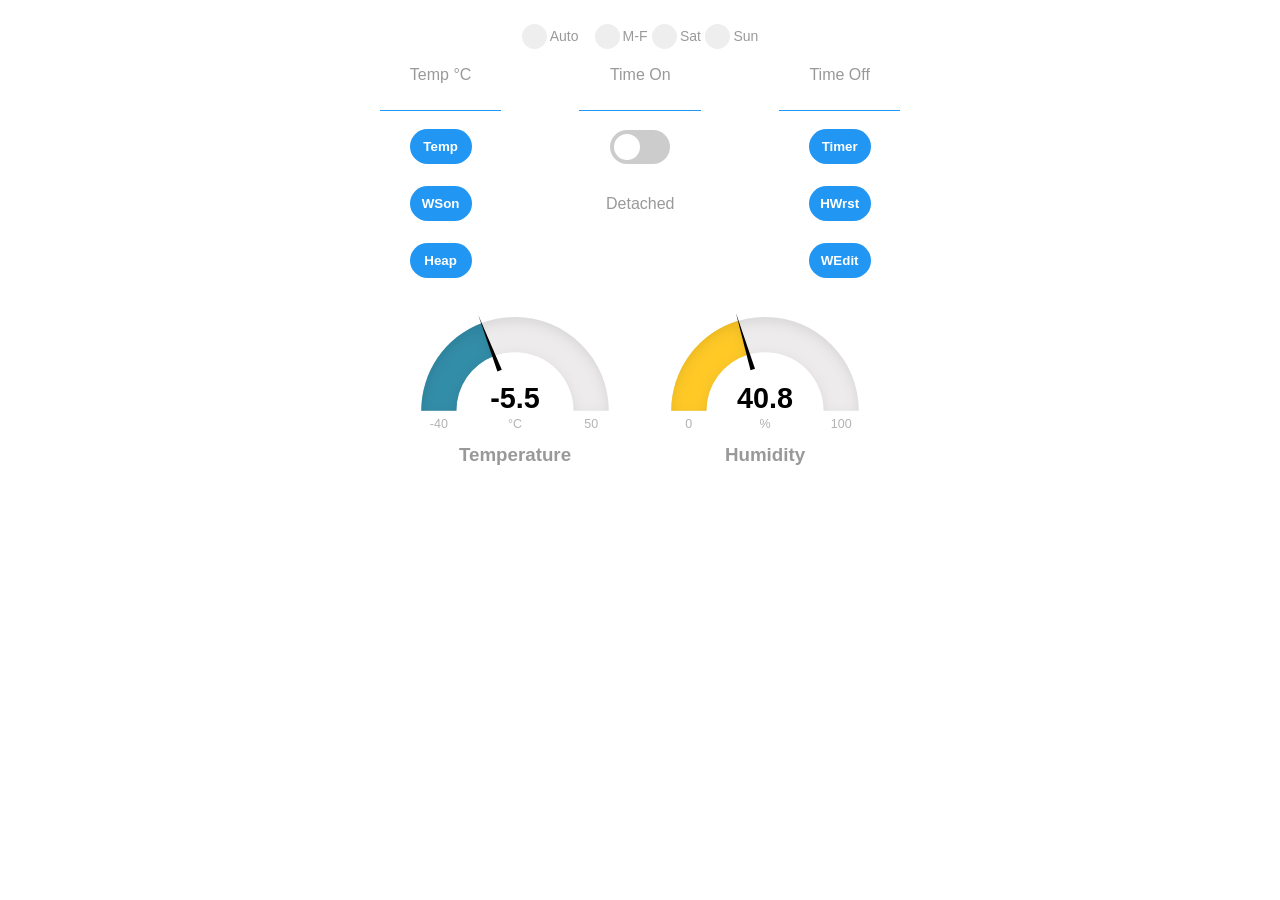
<file: lib/ESPAsyncWebServer-yuboxfixes-0xFEEDC0DE64-cleanup/examples/SmartSwitch/data_src/index.htm>
<!DOCTYPE html>
<html>

<head>
    <meta http-equiv="Content-type" content="text/html; charset=utf-8">
    <title>Smart Switch</title>
    <meta name="viewport" content="width=device-width">
    <link rel="apple-touch-icon" href="/favicon.ico" type="image/x-icon" />
    <link rel="shortcut icon" href="/favicon.ico" type="image/x-icon" />
    <link rel="icon" href="/favicon.ico" type="image/x-icon" />
    <link rel="stylesheet" href="app.css" type="text/css" />
    <style>
        body {
            font-family: arial;
            color: #999
        }
        
        table {
            margin: auto;
            max-width: 600px;
        }
        
        td {
            padding: 1%;
            padding-inline: 2%
        }
        
        input[type=text] {
            width: 70%;
            text-align: center;
            padding: 0px;
            box-sizing: border-box;
            border: none;
            border-bottom: 1px solid #2196f3;
            font-size: 22px;
            color: #2196f3;
            font-family: arial;
        }
        
        input[type=button] {
            background-color: #2196f3;
            border: none;
            color: #fff;
            padding: 10px 10px;
            width: 62px;
            text-decoration: none;
            margin: 4px 2px;
            cursor: pointer;
            border-radius: 34px;
            font-family: arial;
            font-weight: 700;
            -webkit-appearance: none;
            -moz-appearance: none;
            appearance: none;
        }
        
        .switch {
            position: relative;
            display: inline-block;
            width: 60px;
            height: 34px
        }
        
        .switch input {
            opacity: 0;
            width: 0;
            height: 0
        }
        
        .slider {
            position: absolute;
            cursor: pointer;
            top: 0;
            left: 0;
            right: 0;
            bottom: 0;
            background-color: #ccc;
            -webkit-transition: .4s;
            transition: .4s
        }
        
        .slider:before {
            position: absolute;
            content: "";
            height: 26px;
            width: 26px;
            left: 4px;
            bottom: 4px;
            background-color: #fff;
            -webkit-transition: .4s;
            transition: .4s
        }
        
        input:checked+.slider {
            background-color: #2196f3
        }
        
        input:focus+.slider {
            box-shadow: 0 0 1px #2196f3
        }
        
        input:checked+.slider:before {
            -webkit-transform: translateX(26px);
            -ms-transform: translateX(26px);
            transform: translateX(26px)
        }
        
        .slider.round {
            border-radius: 34px
        }
        
        .slider.round:before {
            border-radius: 50%
        }
        
        .clk {
            font-size: 54px;
            color: #444;
        }
        
        .clear:after,
        .clear:before {
            content: "";
            display: table
        }
        
        .clear:after {
            clear: both
        }
        
        .wrapper {
            position: relative;
            top: 0px;
            right: 0;
            bottom: 0px;
            left: 0;
            margin: auto;
            max-width: 500px;
            border: 0px solid #ccc
        }
        
        .gauge {
            display: block;
            float: left
        }
        
        #g1 {
            width: 50%
        }
        
        #g2 {
            width: 50%
        }
        
        .son {
            color: green;
            font-weight: bold
        }
        
        .soff {
            color: red;
            font-weight: bold
        }
        
        .blinking {
            animation: blinkingText 1.2s infinite;
            -webkit-animation: blinkingText 1.2s infinite;
        }
        
        @keyframes blinkingText {
            0% {
                color: #ec0b0b;
            }
            49% {
                color: #ea7272;
            }
            60% {
                color: transparent;
            }
            99% {
                color: transparent;
            }
            100% {
                color: #ff0404;
            }
        }
        
        .container {
            display: inline-block;
            position: relative;
            padding-left: 28px;
            padding-top: 4px;
            margin-top: 8px;
            margin-bottom: 8px;
            cursor: pointer;
            font-size: 14px;
            -webkit-user-select: none;
            -moz-user-select: none;
            -ms-user-select: none;
            user-select: none
        }
        
        .container input {
            position: absolute;
            opacity: 0;
            cursor: pointer
        }
        
        .checkmark {
            position: absolute;
            top: 0;
            left: 0;
            height: 25px;
            width: 25px;
            background-color: #eee;
            border-radius: 50%
        }
        
        .container:hover input ~ .checkmark {
            background-color: #ccc
        }
        
        .container input:checked ~ .checkmark {
            background-color: #2196F3
        }
        
        .checkmark:after {
            content: "";
            position: absolute;
            display: none
        }
        
        .container input:checked ~ .checkmark:after {
            display: block
        }
        
        .container .checkmark:after {
            top: 6px;
            left: 6px;
            width: 13px;
            height: 13px;
            border-radius: 50%;
            background: white
        }
		
    </style>
</head>

<body>

    <table align="center">
        <tr align="center">
            <td colspan=3>
                <form name="sched">
                    <label class="container" id="LZ0">Auto&nbsp;&nbsp;&nbsp;
                        <input type="radio" name="radio" onclick="handleClick(this);" value="Z0"><span class="checkmark"></span></label>
                    <label class="container" id="LZ1">M-F
                        <input type="radio" name="radio" onclick="handleClick(this);" value="Z1"><span class="checkmark"></span></label>
                    <label class="container" id="LZ2">Sat
                        <input type="radio" name="radio" onclick="handleClick(this);" value="Z2"><span class="checkmark"></span></label>
                    <label class="container" id="LZ3">Sun
                        <input type="radio" name="radio" onclick="handleClick(this);" value="Z3"><span class="checkmark"></span></label>
                </form>
            </td>
        </tr>
        <tr align="center">
            <td onclick="ent1Click();">
                <label for="input-temperature">Temp °C</label>
                <input type="text" readonly="readonly" id="input-temperature" />
            </td>
            <td onclick="ent2Click();">
                <label for="input-popup-start">Time On</label>
                <input type="text" readonly="readonly" id="input-popup-start" />
            </td>
            <td onclick="ent2Click();">
                <label for="input-popup-stop">Time Off</label>
                <input type="text" readonly="readonly" id="input-popup-stop" />
            </td>
        </tr>
        <tr align="center">
            <td>
                <input type="button" id="W" value="Temp" onclick="button2Click(this);" />
            </td>
            <td>
                <label class="switch">
                    <input id="cbStyle" type="checkbox" onclick="checkboxClick(this);"><span class="slider round"></span></label>
            </td>
            <td>
                <input type="button" id="T" value="Timer" onclick="buttonClick(this);" />
            </td>
        </tr>
        <tr align="center">
            <td>
                <div id="reconnect">
                    <input type="button" id="N" value="WSoff" onclick="statusWs();" />
                </div>
            </td>
            <td><span id="sid"></span></td>
            <td>
                <div id="hw-reset">
                    <input type="button" id="R" value="HWrst" onclick="loadDoc('hw-reset', 1);" />
                </div>
            </td>
        </tr>
        <tr align="center">
            <td>
                <div id="hbut">
                    <input type="button" id="H" value="Heap" onclick="loadDoc('free-ram', 0);" />
                </div>
            </td>
            <td>
                <div id="free-ram"></div>
            </td>
            <td>
                <div id="ebut">
                    <input type="button" id="E" value="WEdit" onclick="buttonEClick();" />
                </div>
            </td>
        </tr>
    </table>

    <div class="wrapper clear">
        <div id="g1" class="gauge"></div>
        <div id="g2" class="gauge"></div>
        <center>
            <label id="C" class="clk"></label>
        </center>
    </div>

    <script src="app.min.js"></script>

    <script type="text/javascript">
        const MYCORS = '192.168.0.12';
        var g1, g2;
        var Analog0 = new Array();
        var auto = true;

        const successNotification = window.createNotification({
            positionClass: 'nfc-bottom-right',
            theme: 'info',
            showDuration: 3000
        });

        const warningNotification = window.createNotification({
            positionClass: 'nfc-bottom-right',
            theme: 'warning',
            showDuration: 6000
        });

        document.addEventListener("DOMContentLoaded", function(event) {
            console.log("DOM fully loaded and parsed");
            g1 = new JustGage({
                id: "g1",
                value: -5.5,
                min: -40,
                max: 50,
                decimals: 1,
                title: "Temperature",
                titlePosition: "below",
                label: "°C",
                relativeGaugeSize: true,
                pointer: true,
                customSectors: [{
                    color: "#328da8",
                    lo: -40,
                    hi: 0
                }, {
                    color: "#32a852",
                    lo: 0,
                    hi: 25
                }, {
                    color: "#ff4d4d",
                    lo: 25,
                    hi: 50
                }],
                formatNumber: true
            });

            g2 = new JustGage({
                id: "g2",
                value: 40.8,
                min: 0,
                max: 100,
                decimals: 1,
                title: "Humidity",
                titlePosition: "below",
                label: "%",
                relativeGaugeSize: true,
                pointer: true,
                customSectors: [{
                    color: "#ffc926",
                    lo: 0,
                    hi: 45
                }, {
                    color: "#32a852",
                    lo: 45,
                    hi: 55
                }, {
                    color: "#328da8",
                    lo: 55,
                    hi: 100
                }],
                formatNumber: true
            });

        });

        var servurl = document.location.host;
        if (servurl.length < 5) servurl = MYCORS;
        var connection = new WebSocket('ws://' + servurl + '/ws', ['arduino']);

        connection.onopen = function() {
            //connection.send('get_something');
            document.getElementById("sid").className = "son";
            document.getElementById('sid').innerHTML = "Smart Switch";
            console.log("connection opened");
        };

        connection.onclose = function() {
            document.getElementById("sid").className = "blinking";
            document.getElementById('sid').innerHTML = "Detached";
            document.getElementById("N").value = "WSon";
            console.log("connection closed");
        };

        connection.onerror = function(error) {
            document.getElementById("sid").className = "soff";
            document.getElementById('sid').innerHTML = "Detached";
            document.getElementById("N").value = "WSon";
            console.log('WebSocket Error ', error);
        };

        connection.onmessage = function(evt) {
            // handle websocket message. update attributes or values of elements that match the name on incoming message
            console.log("msg rec", evt.data);
            var msgArray = evt.data.split(","); // split message by delimiter into a string array
            console.log("msgArray", msgArray[0]);
            console.log("msgArray", msgArray[1]);
            console.log("msgArray", msgArray[2]);
            console.log("msgArray", msgArray[3]);
            console.log("msgArray", msgArray[4]);
            var indicator = msgArray[1]; // the first element in the message array is the ID of the object to update
            console.log("indiactor", indicator);
            var a = document.getElementById('cbStyle');
            if (indicator) // if an object by the name of the message exists, update its value or its attributes
            {
                switch (msgArray[1]) {
                    case "Arduino":
                        console.log("Got Temp / Humidity");
                        g1.refresh(msgArray[2], null);
                        g2.refresh(msgArray[3], null);
                        if (msgArray[4] == "1") document.getElementById("T").style.backgroundColor = "#32a852";
                        else document.getElementById("T").style.backgroundColor = "#2196f3";
                        var delta = (parseFloat(document.getElementById('input-temperature').value).toFixed(1) - parseFloat(msgArray[2]).toFixed(1));
                        if (delta > 0.5) document.getElementById("W").style.backgroundColor = "red";
                        else if (delta < -0.5) document.getElementById("W").style.backgroundColor = "#2196f3";
                        break;
                    case "Clock":
					            	var dn = parseInt(msgArray[3]);
                        var days = ['Sun', 'Mon', 'Tue', 'Wed', 'Thu', 'Fri', 'Sat'];
                        var dayName = days[dn] || '*'; // 0...6
						            var shedtype = 0; 
					              if (dn == 0) shedtype = 3;
						            else if (dn == 6) shedtype = 2;
						            else if ((dn > 0) && (dn < 6)) shedtype = 1;
                        document.getElementById('C').innerHTML = msgArray[2] + ' ' + dayName;
						            if (auto) document.getElementById('LZ' + shedtype).classList.add('son');
						            else document.getElementById('LZ' + shedtype).classList.remove('son');
                        break;
                    case "Setting":
                        document.getElementById('input-popup-start').value = msgArray[2];
                        document.getElementById('input-popup-stop').value = msgArray[3];
                        document.getElementById('input-temperature').value = parseFloat(msgArray[4]).toFixed(1);

                        document.getElementById('input-popup-start').className = "";
                        document.getElementById('input-popup-stop').className = "";
                        document.getElementById('input-temperature').className = "";

                        tpick.attach("input-popup-start");
                        tpick.attach("input-popup-stop");
                        fpick.attach("input-temperature");
                        warningNotification({
                            message: 'Client UPD'
                        });
                        break;
                    case "ledon":
                        a.checked = true;
                        break;
                    case "ledoff":
                        a.checked = false;
                        break;
                    case "remoff":
                        successNotification({
                            message: 'Client quit'
                        });
                        break;
                    case "OTA":
                        warningNotification({
                            message: 'OTA begin'
                        });
                        statusWs();
                        break;
                    case "sched":
                        document.sched.radio[msgArray[2]].checked = true;
                        break;
                    default:
                        // unrecognized message type. do nothing
                        break;
                } // switch
            } // if (indicator)
        }; // connection.onmessage

        function buttonClick(e) {
            if (connection.readyState === WebSocket.OPEN) {
                connection.send(e.id + document.getElementById("input-popup-start").value + "|" + document.getElementById("input-popup-stop").value + "|");
                successNotification({
                    message: 'Timer REQ'
                });
            }
        };

        function button2Click(e) {
            if (connection.readyState === WebSocket.OPEN) {
                connection.send(e.id + parseFloat(document.getElementById("input-temperature").value).toFixed(1) + "|");
                successNotification({
                    message: 'Temp. REQ'
                });
            }
        };

        function buttonEClick() {
            var murl = '/edit';
            if (document.location.host.length < 5) murl = 'http://' + MYCORS + '/edit'; //CORS
            window.open(murl, '_blank')
            warningNotification({
                message: 'Editor'
            });
        };

        function checkboxClick(e) {
            if (connection.readyState === WebSocket.OPEN) {
                if (e.checked) connection.send('L1');
                else connection.send('L0');
            }
        };

        function ent1Click() {
            document.getElementById("input-temperature").className = "blinking";
        };

        function ent2Click() {
            document.getElementById("input-popup-stop").className = "blinking";
            document.getElementById("input-popup-start").className = "blinking";
        };

        function handleClick(e) {
            if (e.value == 'Z0' ) auto = true;
            else auto = false;
            document.getElementById('L' + e.value).classList.remove('son');
            if (connection.readyState === WebSocket.OPEN) connection.send(e.value + "|");
        }

        // XMLHttpRequest /non WebSocket/ command. same as command' div' id to get response to
        function loadDoc(cmd, r) {
            var murl = '/' + cmd;
            if (document.location.host.length < 5) murl = 'http://' + MYCORS + '/' + cmd; //CORS
            var xhttp = new XMLHttpRequest();
            xhttp.onreadystatechange = function() {
                if (this.readyState == 4 && this.status == 200) {
                    document.getElementById(cmd).innerHTML = this.responseText;
                }
            };
            xhttp.open("GET", murl, true);
            xhttp.send();
            warningNotification({
                message: 'Cmd: ' + cmd
            });
            if (r) { //restart?
                connection.close();
                document.getElementById("N").value = "WSon";
            }
        };

        function statusWs() {
            if (connection.readyState === WebSocket.OPEN) {
                connection.close();
                document.getElementById("N").value = "WSon";
                warningNotification({
                    message: 'WS Closed'
                });
            } else {
                window.location.reload();
            }
        };
    </script>

</body>

</html>
</file>
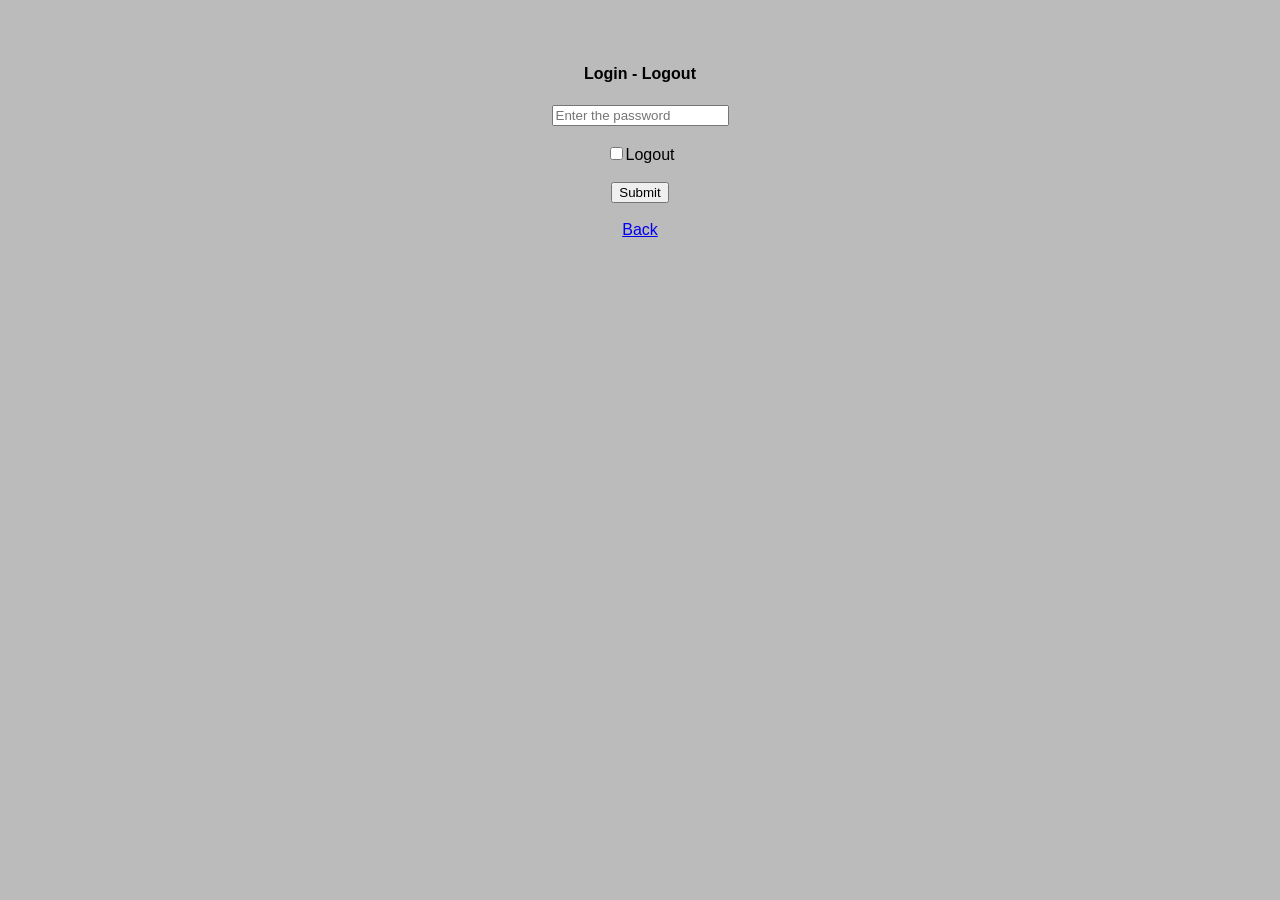
<file: lib/ESPAsyncWebServer-yuboxfixes-0xFEEDC0DE64-cleanup/examples/SmartSwitch/data/login/index.htm>
<!DOCTYPE html>
<html lang="en">
<head>
    <meta http-equiv="Content-type" content="text/html; charset=utf-8">
    <title>Login</title>
    <meta name="viewport" content="width=device-width">
    <link rel="apple-touch-icon" href="/favicon.ico" type="image/x-icon" />
    <link rel="shortcut icon" href="/favicon.ico" type="image/x-icon" />
    <link rel="icon" href="/favicon.ico" type="image/x-icon" />
</head>
<body style="background-color:#bbb;font-family:arial;">
<center>
<br><br>
<h4>Login - Logout</h4>
<form action="/lg2n"  method="post">
  <input type="password" id="pwd" name="pa2w" placeholder="Enter the password"><br><br>
  <input type="checkbox" id="lof" name="lg0f" onclick="hidep()"><label for="lg0f">Logout</label><br><br>
  <input type="submit" value="Submit">
</form>
<br><a href='/'>Back</a>
</center> 

<script>
function hidep() {
  var checkBox = document.getElementById("lof");
  var text = document.getElementById("pwd");
  if (checkBox.checked == true){
    text.style.display = "none";
  } else {
     text.style.display = "inline";
  }
}
</script>

</body>
</html>
</file>
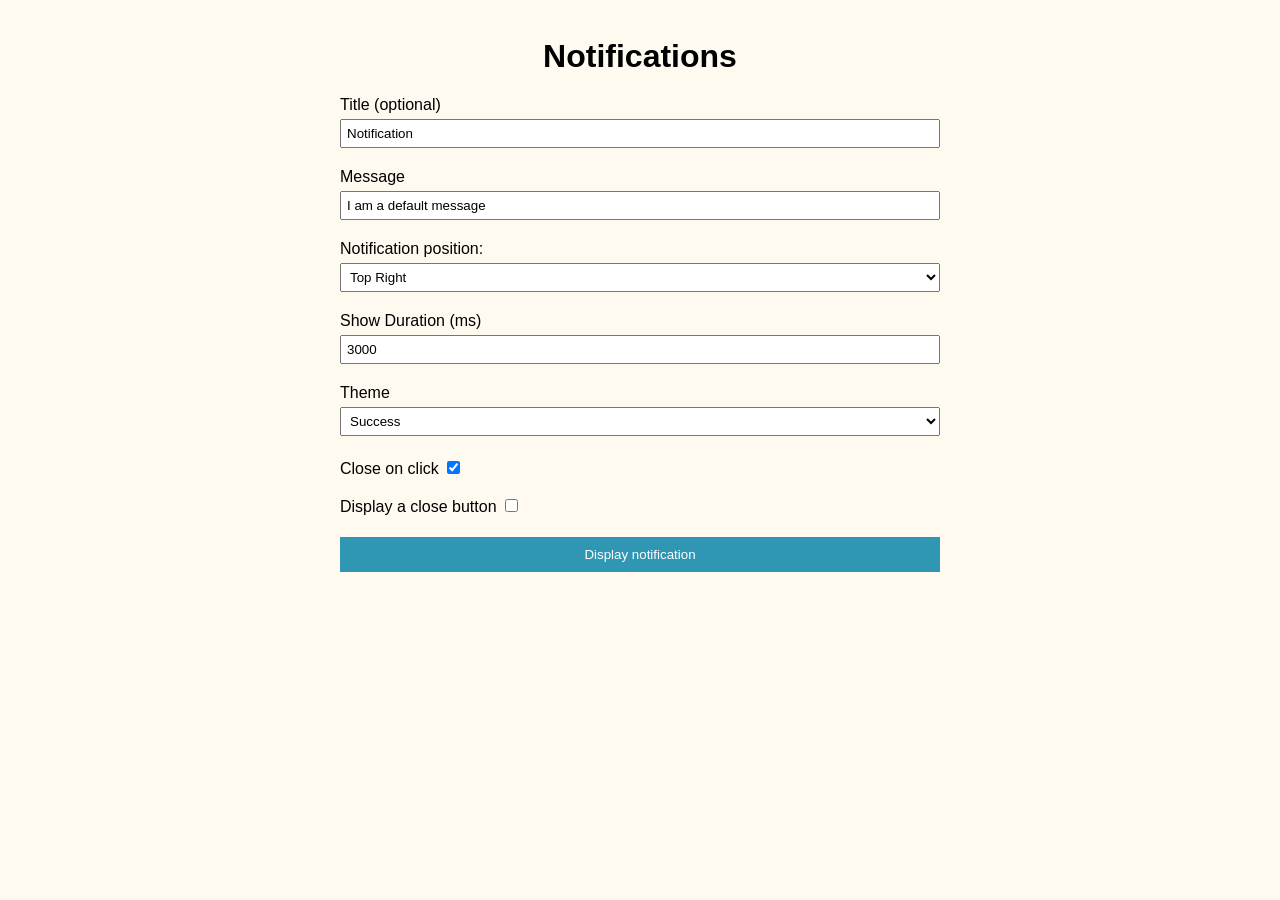
<file: lib/ESPAsyncWebServer-yuboxfixes-0xFEEDC0DE64-cleanup/examples/SmartSwitch/data_src/js_css_src/styled-notifications/demo/index.html>
<!DOCTYPE html>
<html lang="en">
</hea>
<meta charset="UTF-8">
<title>Notifications</title>
<meta http-equiv="X-UA-Compatible" content="IE=edge">
<meta http-equiv="Content-Type" content="text/html; charset=utf-8"/>
<meta name="viewport" content="width=device-width, initial-scale=1.0">
<style>
    body {
        background-color: floralwhite;
        font-family: Arial, "Helvetica Neue", Helvetica, sans-serif;
        text-align: center;
        padding: 30px;
    }

    h1 {
        margin-top: 0;
    }

    form {
        text-align: left;
        max-width: 600px;
        width: 100%;
        margin: 0 auto;
        display: block;
    }

    input, select {
        width: 100%;
        margin-top: 5px;
        margin-bottom: 20px;
        padding: 5px;
        box-sizing: border-box;
    }

    input[type=checkbox] {
        width: auto;
    }

    input[type=submit] {
        background: #2f96b4;
        border: 0;
        color: #fff;
        margin-bottom: 0;
        padding: 10px 5px;
    }
</style>

<!-- Notifications styling -->
<link rel="stylesheet" href="../dist/notifications.css" type="text/css">
<head>
<body>
<h1>Notifications</h1>
<form>
    <label for="title">Title (optional)</label>
    <br/>
    <input type="text" id="title" placeholder="Enter a title..." value="Notification">

    <label for="message">Message</label>
    <br/>
    <input type="text" id="message" placeholder="Enter a message..." value="I am a default message">

    <label for="position">Notification position:</label>
    <br/>
    <select id="position">
        <option value="nfc-top-right">Top Right</option>
        <option value="nfc-bottom-right">Bottom Right</option>
        <option value="nfc-top-left">Top Left</option>
        <option value="nfc-bottom-left">Bottom Left</option>
    </select>

    <label for="duration">Show Duration (ms)</label>
    <br/>
    <input id="duration" type="number" value="3000"/>

    <label for="theme">Theme</label>
    <br/>
    <select id="theme">
        <option value="success">Success</option>
        <option value="info">Information</option>
        <option value="warning">Warning</option>
        <option value="error">Error</option>
        <option value="none">None</option>
    </select>

    <label for="close">Close on click</label>
    <input id="close" type="checkbox" value="Close on click" checked>

    <br/>

    <label for="closeButton">Display a close button</label>
    <input id="closeButton" type="checkbox" value="Display close button">

    <input type="submit" value="Display notification">
</form>

<script src="../dist/notifications.js" type="text/javascript"></script>
<script src="./demo.js" type="text/javascript"></script>
</body>
</html>
</file>
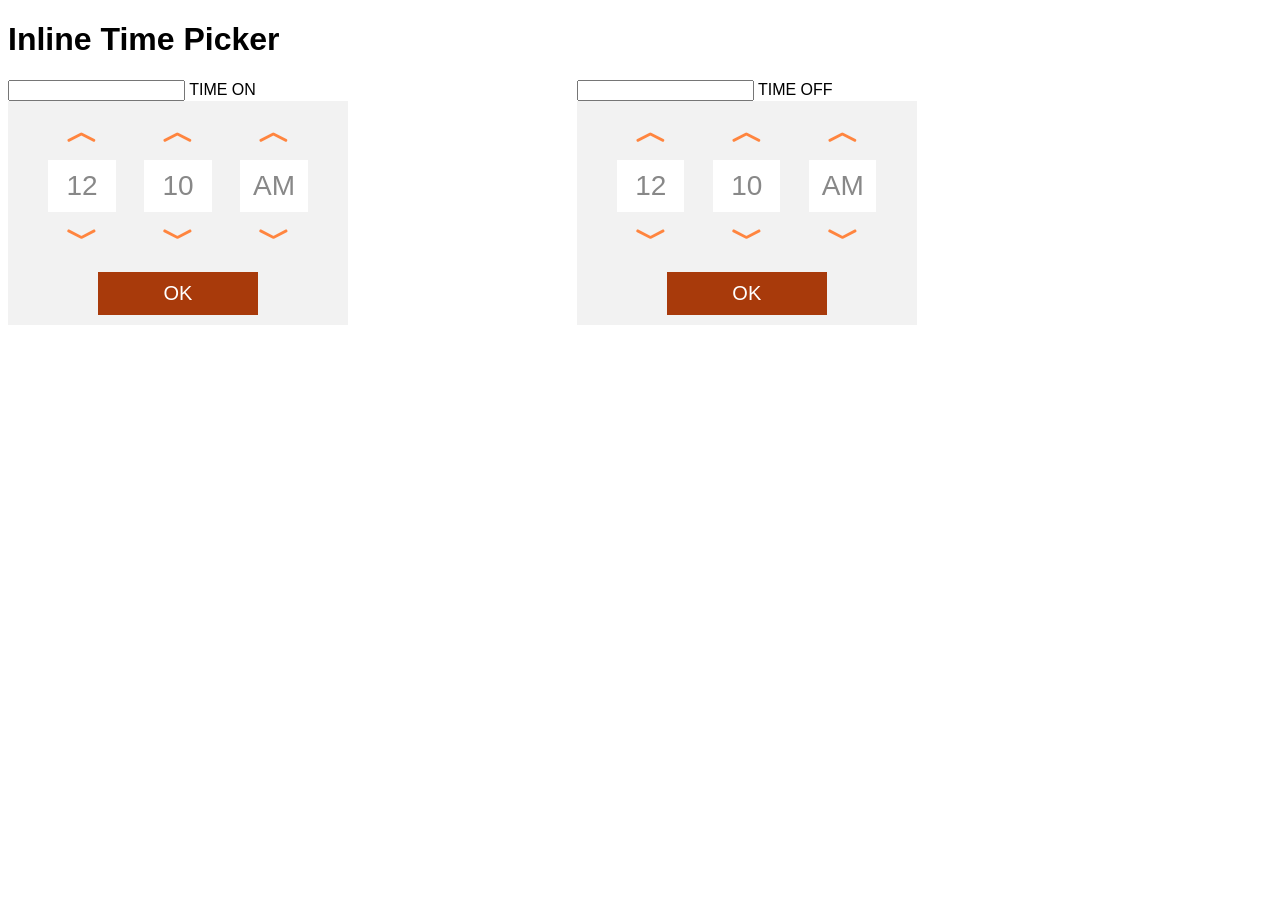
<file: lib/ESPAsyncWebServer-yuboxfixes-0xFEEDC0DE64-cleanup/examples/SmartSwitch/data_src/js_css_src/js-time-picker/1-inline.html>
<!DOCTYPE html>
<html>
  <head>
    <title>Inline Timepicker Example</title>
    <!-- [1 - LOAD THE LIBRARIES] -->
    <link href="tpick-light.css" rel="stylesheet">
    <script src="tpick.js"></script>
    <style>
      html, body {font-family: arial;}
	  .myrow{display:block;float:left}
	  #pick-inline-on{width:45%}#t0{width:10%}#pick-inline-off{width:45%}
    </style>
  </head>
  <body>
    <h1>Inline Time Picker</h1>
    <!-- [2 - DEFINE YOUR TEXT INPUT + CONTAINER] -->
    <div id="pick-inline-on" class="myrow"><input  type="text" id="input-inline-on"/> TIME ON</div>
	<div id="t0" class="myrow"></div>
	<div id="pick-inline-off" class="myrow"><input  type="text" id="input-inline-off"/> TIME OFF</div>

    <!-- [3 - ATTACH DATE PICKER ON LOAD] -->
    <script>
      window.addEventListener("load", function(){
        // container + target input
        tpick.attach("pick-inline-on", "input-inline-on");
		tpick.attach("pick-inline-off", "input-inline-off");
      });
    </script>
  </body>
</html>
</file>
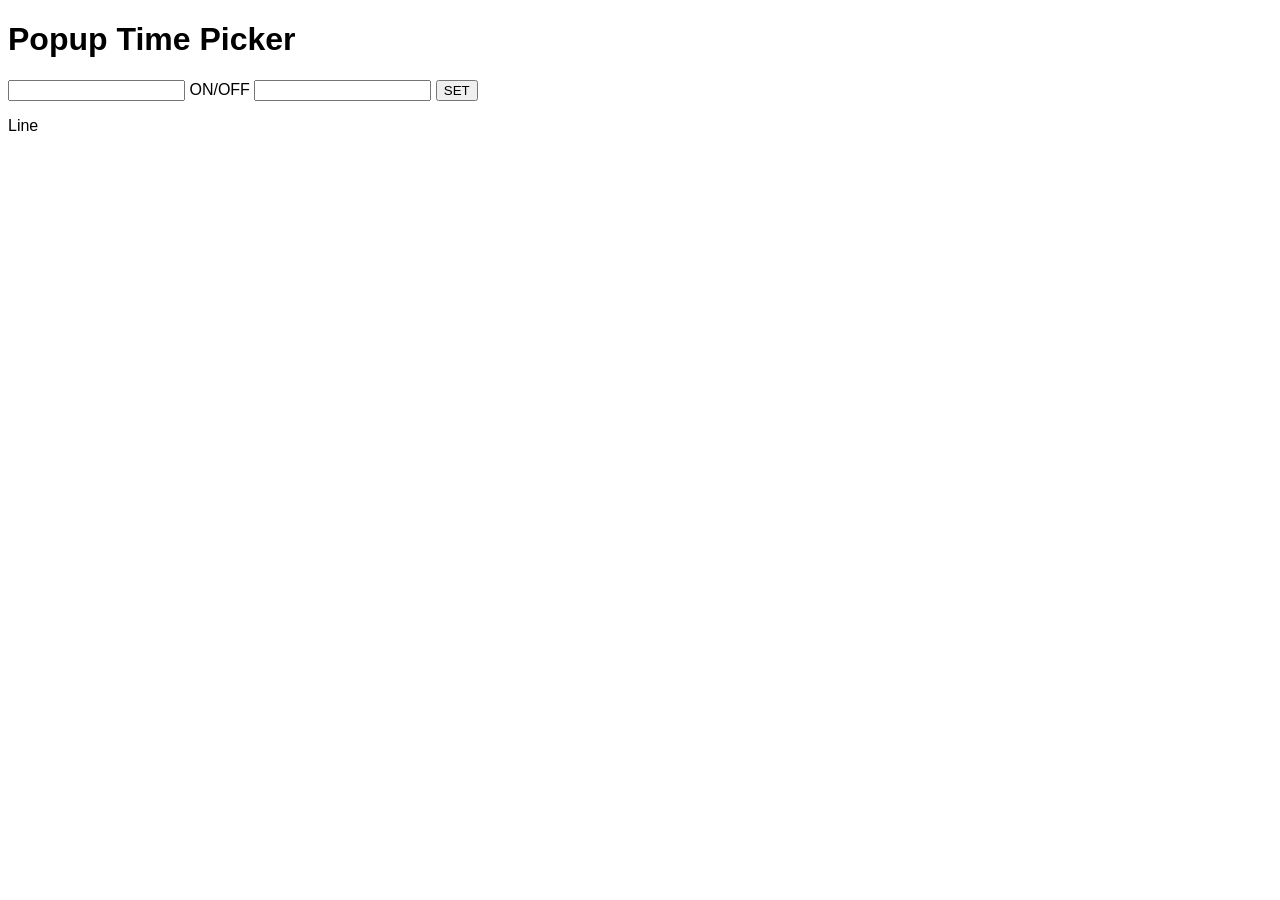
<file: lib/ESPAsyncWebServer-yuboxfixes-0xFEEDC0DE64-cleanup/examples/SmartSwitch/data_src/js_css_src/js-time-picker/2-popup.html>
<!DOCTYPE html>
<html>
  <head>
    <title>Popup Timeicker Example</title>
    <!-- [1 - LOAD LIBRARIES] -->
    <link href="tpick-light-pop.css" rel="stylesheet">
    <script src="tpick-pop.js"></script>
    <style>
      html, body { font-family: arial; }
    </style>
  </head>
  <body>
    <h1>Popup Time Picker</h1>

    <!-- [2 - DEFINE YOUR TEXT INPUT + CONTAINER] -->  
    <input type="text" id="input-popup-start"/> ON/OFF <input type="text" id="input-popup-stop"/> <button id="set" type="button" onclick="buttonClick(this);">SET</button>
    <p>Line</p> 
	
    <!-- [3 - ATTACH DATE PICKER] -->
    <script>
      window.addEventListener("load", function(){
        tpick.attach("input-popup-start");
		tpick.attach("input-popup-stop");
      });
    </script>
  </body>
</html>
</file>
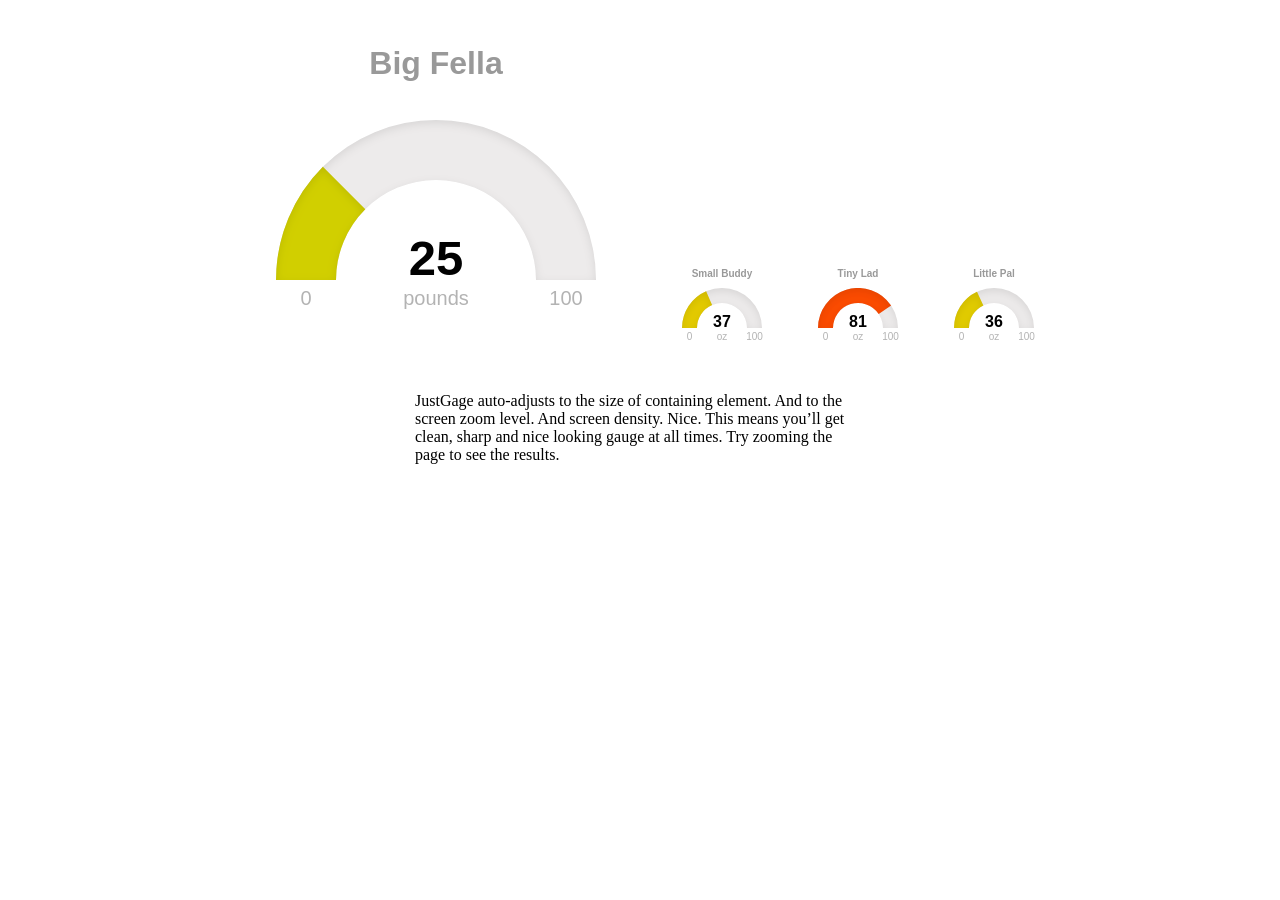
<file: lib/ESPAsyncWebServer-yuboxfixes-0xFEEDC0DE64-cleanup/examples/SmartSwitch/data_src/js_css_src/justgage-1.2.2/examples/auto-adjust.htm>
<!doctype html>

<html>
  <head>
    <title>Auto-adjust</title>
    <meta http-equiv="Content-Type" content="text/html; charset=UTF-8" />
    <style>
      body {
        text-align: center;
      }

      #g1 {
        width:400px; height:320px;
        display: inline-block;
        margin: 1em;
      }

      #g2, #g3, #g4 {
        width:100px; height:80px;
        display: inline-block;
        margin: 1em;
      }

      p {
        display: block;
        width: 450px;
        margin: 2em auto;
        text-align: left;
      }
    </style>


  </head>
  <body>
    <div id="g1"></div>
    <div id="g2"></div>
    <div id="g3"></div>
    <div id="g4"></div>
    <p>
      JustGage auto-adjusts to the size of containing element. And to the screen zoom level. And screen density. Nice. This means you’ll get clean, sharp and nice looking gauge at all times. Try zooming the page to see the results.
    </p>

    <script src="../raphael-2.1.4.min.js"></script>
    <script src="../justgage.js"></script>
    <script>
      var g1, g2, g3, g4;

      window.onload = function(){
        var g1 = new JustGage({
          id: "g1",
          value: getRandomInt(0, 100),
          min: 0,
          max: 100,
          title: "Big Fella",
          label: "pounds"
        });

        var g2 = new JustGage({
          id: "g2",
          value: getRandomInt(0, 100),
          min: 0,
          max: 100,
          title: "Small Buddy",
          label: "oz"
        });

        var g3 = new JustGage({
          id: "g3",
          value: getRandomInt(0, 100),
          min: 0,
          max: 100,
          title: "Tiny Lad",
          label: "oz"
        });

        var g4 = new JustGage({
          id: "g4",
          value: getRandomInt(0, 100),
          min: 0,
          max: 100,
          title: "Little Pal",
          label: "oz"
        });

        setInterval(function() {
          g1.refresh(getRandomInt(50, 100));
          g2.refresh(getRandomInt(50, 100));
          g3.refresh(getRandomInt(0, 50));
          g4.refresh(getRandomInt(0, 50));
        }, 2500);
      };
    </script>
  </body>
</html>
</file>
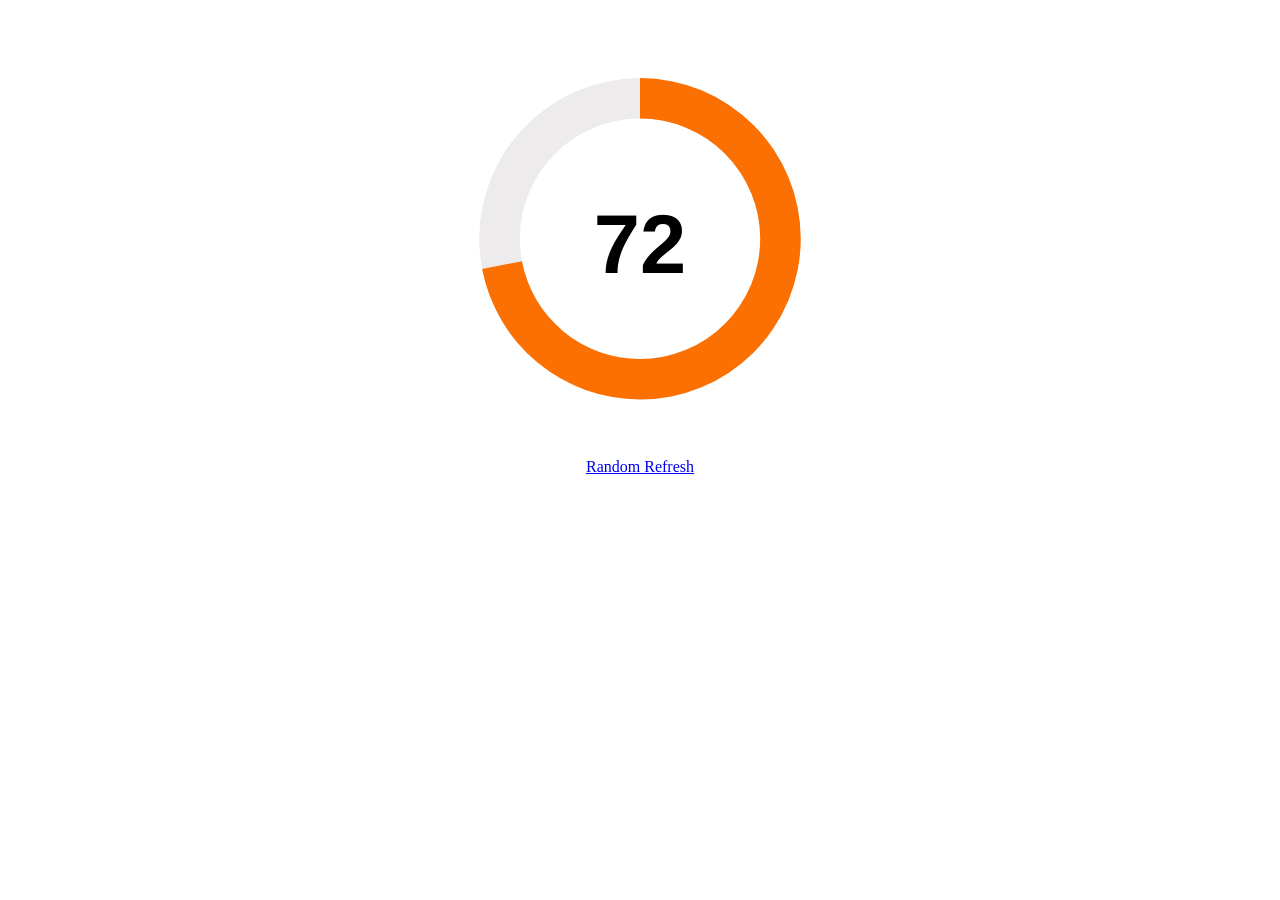
<file: lib/ESPAsyncWebServer-yuboxfixes-0xFEEDC0DE64-cleanup/examples/SmartSwitch/data_src/js_css_src/justgage-1.2.2/examples/counter.html>
<!doctype html>
<html>

<head>
    <meta charset="utf-8" />
    <title>Counter</title>
    <meta name="viewport" content="width=device-width">
    <style>
    .container {
        width: 450px;
        margin: 0 auto;
        text-align: center;
    }

    .gauge {
        width: 450px;
        height: 450px;
    }

    a:link.button,
    a:active.button,
    a:visited.button,
    a:hover.button {
        margin: 30px 5px 0 2px;
        padding: 7px 13px;
    }
    </style>
</head>

<body>
    <div class="container">
        <div id="g1" class="gauge"></div>
        <a href="#" id="g1_refresh">Random Refresh</a>
    </div>
    <script src="../raphael-2.1.4.min.js"></script>
    <script src="../justgage.js"></script>
    <script>
    var g1;
    document.addEventListener("DOMContentLoaded", function(event) {
        g1 = new JustGage({
            id: "g1",
            value: 72,
            min: 0,
            max: 100,
            donut: true,
            gaugeWidthScale: 0.6,
            counter: true,
            hideInnerShadow: true
        });

        document.getElementById('g1_refresh').addEventListener('click', function() {
            g1.refresh(getRandomInt(0, 100));
        });
    });
    </script>
</body>

</html>
</file>
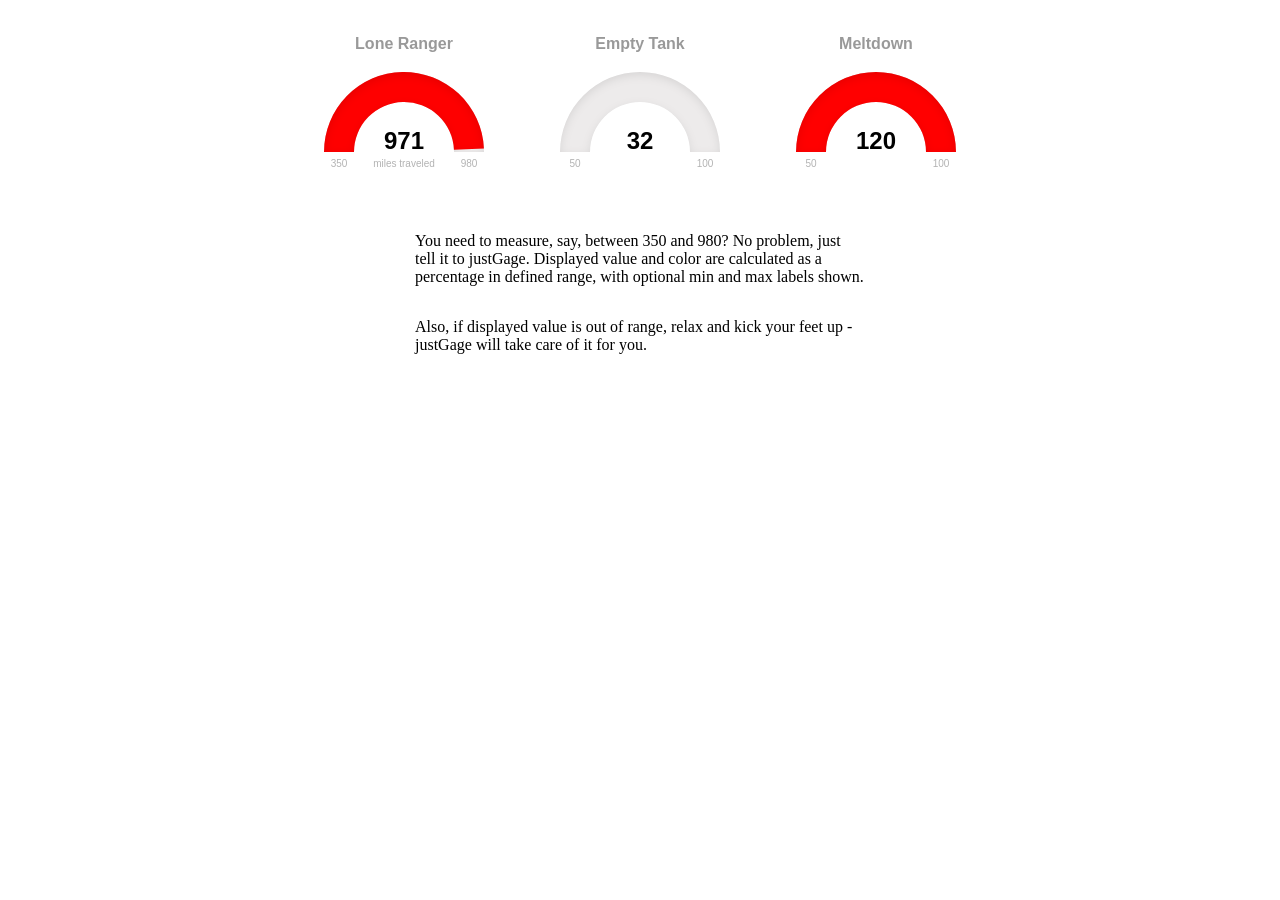
<file: lib/ESPAsyncWebServer-yuboxfixes-0xFEEDC0DE64-cleanup/examples/SmartSwitch/data_src/js_css_src/justgage-1.2.2/examples/custom-interval.htm>
<!doctype html>
<html>

<head>
    <title>Custom interval</title>
    <meta http-equiv="Content-Type" content="text/html; charset=UTF-8" />
    <style>
    body {
        text-align: center;
    }

    #g1,
    #g2,
    #g3 {
        width: 200px;
        height: 160px;
        display: inline-block;
        margin: 1em;
    }

    p {
        display: block;
        width: 450px;
        margin: 2em auto;
        text-align: left;
    }
    </style>
</head>

<body>
    <div id="g1"></div>
    <div id="g2"></div>
    <div id="g3"></div>
    <p>
        You need to measure, say, between 350 and 980? No problem, just tell it to justGage. Displayed value and color are calculated as a percentage in defined range, with optional min and max labels shown.
    </p>
    <p>
        Also, if displayed value is out of range, relax and kick your feet up - justGage will take care of it for you.
    </p>
    <script src="../raphael-2.1.4.min.js"></script>
    <script src="../justgage.js"></script>
    <script>
    var g1, g2, g3;

    document.addEventListener("DOMContentLoaded", function(event) {
        g1 = new JustGage({
            id: "g1",
            value: getRandomInt(350, 980),
            min: 350,
            max: 980,
            title: "Lone Ranger",
            label: "miles traveled"
        });

        g2 = new JustGage({
            id: "g2",
            value: 32,
            min: 50,
            max: 100,
            title: "Empty Tank",
            label: ""
        });

        g3 = new JustGage({
            id: "g3",
            value: 120,
            min: 50,
            max: 100,
            title: "Meltdown",
            label: ""
        });

        setInterval(function() {
            g1.refresh(getRandomInt(350, 980));
            g2.refresh(getRandomInt(0, 49));
            g3.refresh(getRandomInt(101, 200));
        }, 2500);
    });
    </script>
</body>

</html>
</file>
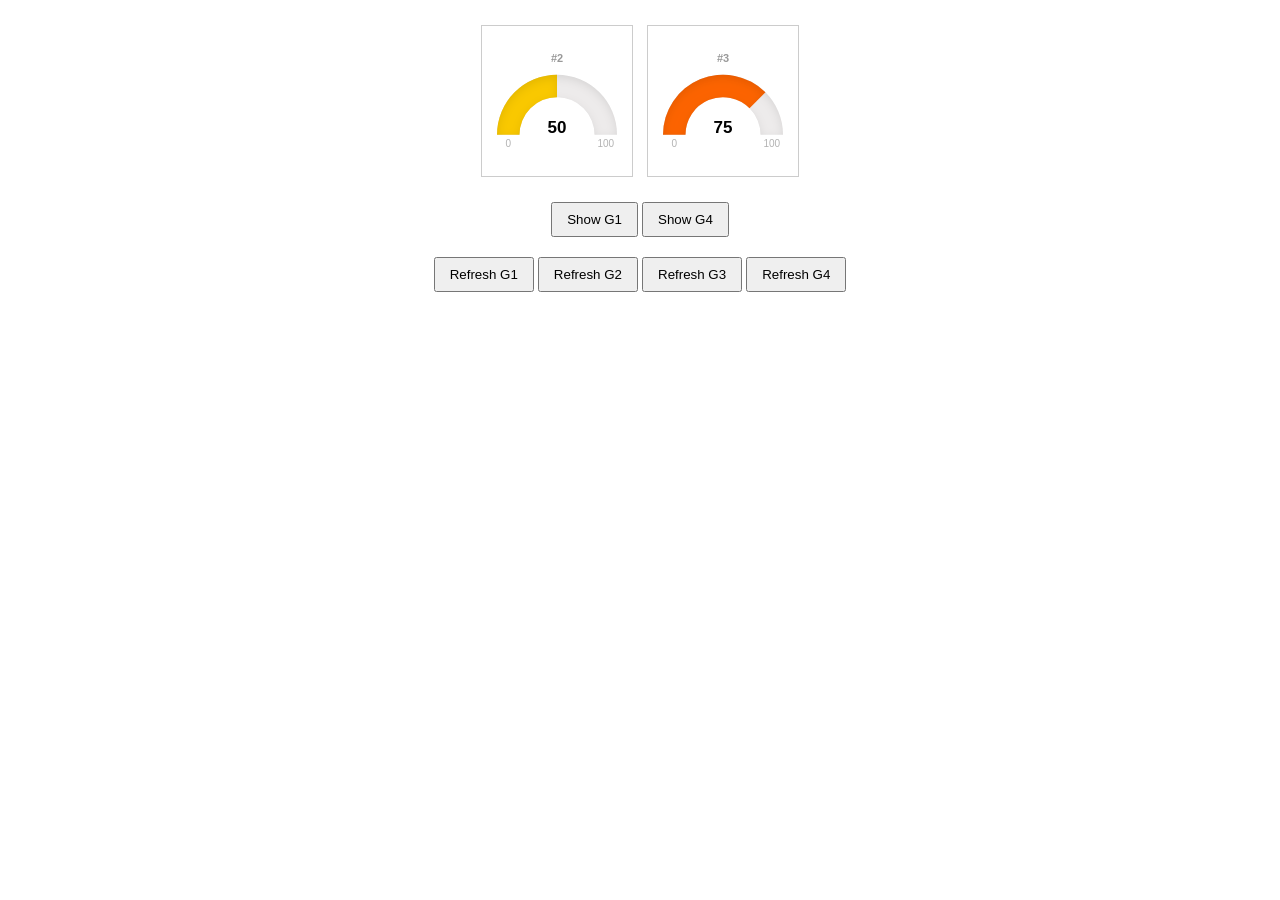
<file: lib/ESPAsyncWebServer-yuboxfixes-0xFEEDC0DE64-cleanup/examples/SmartSwitch/data_src/js_css_src/justgage-1.2.2/examples/custom-node.html>
﻿<!doctype html>
<html>

<head>
    <title>Custom Node</title>
    <meta charset="utf-8" />
    <meta name="viewport" content="width=device-width">
    <style>
    button {
        padding: 8px 14px;
    }

    .container {
        width: 850px;
        margin: 20px auto 0 auto;
        text-align: center;
    }

    .gauge {
        width: 150px;
        height: 150px;
        display: inline-block;
        border: 1px solid #ccc;
        margin: 5px;
    }

    a:link.button,
    a:active.button,
    a:visited.button,
    a:hover.button {
        margin: 20px 5px 0 2px;
        padding: 7px 13px;
    }
    </style>
</head>

<body>
    <div id="cont" class="container">
        <div id="gauge2" class="gauge"></div>
        <div id="gauge3" class="gauge" data-title="#3" data-value="75" data-counter="true"></div>
    </div>
    <div class="container">
        <button type="button" id="g1_show">Show G1</button>
        <button type="button" id="g4_show">Show G4</button>
    </div>
    <div class="container">
        <button type="button" id="g1_refresh">Refresh G1</button>
        <button type="button" id="g2_refresh">Refresh G2</button>
        <button type="button" id="g3_refresh">Refresh G3</button>
        <button type="button" id="g4_refresh">Refresh G4</button>
    </div>
    <script src="../raphael-2.1.4.min.js"></script>
    <script src="../justgage.js"></script>
    <script>
    document.addEventListener("DOMContentLoaded", function(event) {
        var gNode1 = document.createElement('div');
        gNode1.setAttribute("class", "gauge");

        var gNode4 = document.createElement('div');
        gNode4.setAttribute("class", "gauge");
        gNode4.setAttribute("data-title", "#4");
        gNode4.setAttribute("data-value", "100");
        gNode4.setAttribute("data-counter", "true");

        var gauge1 = new JustGage({
            parentNode: gNode1,
            width: 150,
            height: 150,
            title: "#1",
            value: 25,
            min: 0,
            max: 100,
            decimals: 0,
            counter: true
        });

        var gauge2 = new JustGage({
            id: "gauge2",
            title: "#2",
            value: 50,
            min: 0,
            max: 100,
            humanFriendly: false,
            decimals: 0,
            counter: true
        });

        var gauge3 = new JustGage({
            id: "gauge3"
        });

        var gauge4 = new JustGage({
            parentNode: gNode4,
            width: 150,
            height: 150
        });

        document.getElementById('g1_refresh').addEventListener('click', function() {
            gauge1.refresh(getRandomInt(0, 100));
        });

        document.getElementById('g2_refresh').addEventListener('click', function() {
            gauge2.refresh(getRandomInt(0, 100));
        });

        document.getElementById('g3_refresh').addEventListener('click', function() {
            gauge3.refresh(getRandomInt(0, 100));
        });

        document.getElementById('g4_refresh').addEventListener('click', function() {
            gauge4.refresh(getRandomInt(0, 100));
        });

        document.getElementById('g1_show').addEventListener('click', function() {
            var container = document.getElementById("cont");
            container.insertBefore(gNode1, container.childNodes[0]);
            container = null;
        });

        document.getElementById('g4_show').addEventListener('click', function() {
            var container = document.getElementById("cont");
            container.appendChild(gNode4, container.childNodes[0]);
            container = null;
        });

    });
    </script>
</body>

</html>
</file>
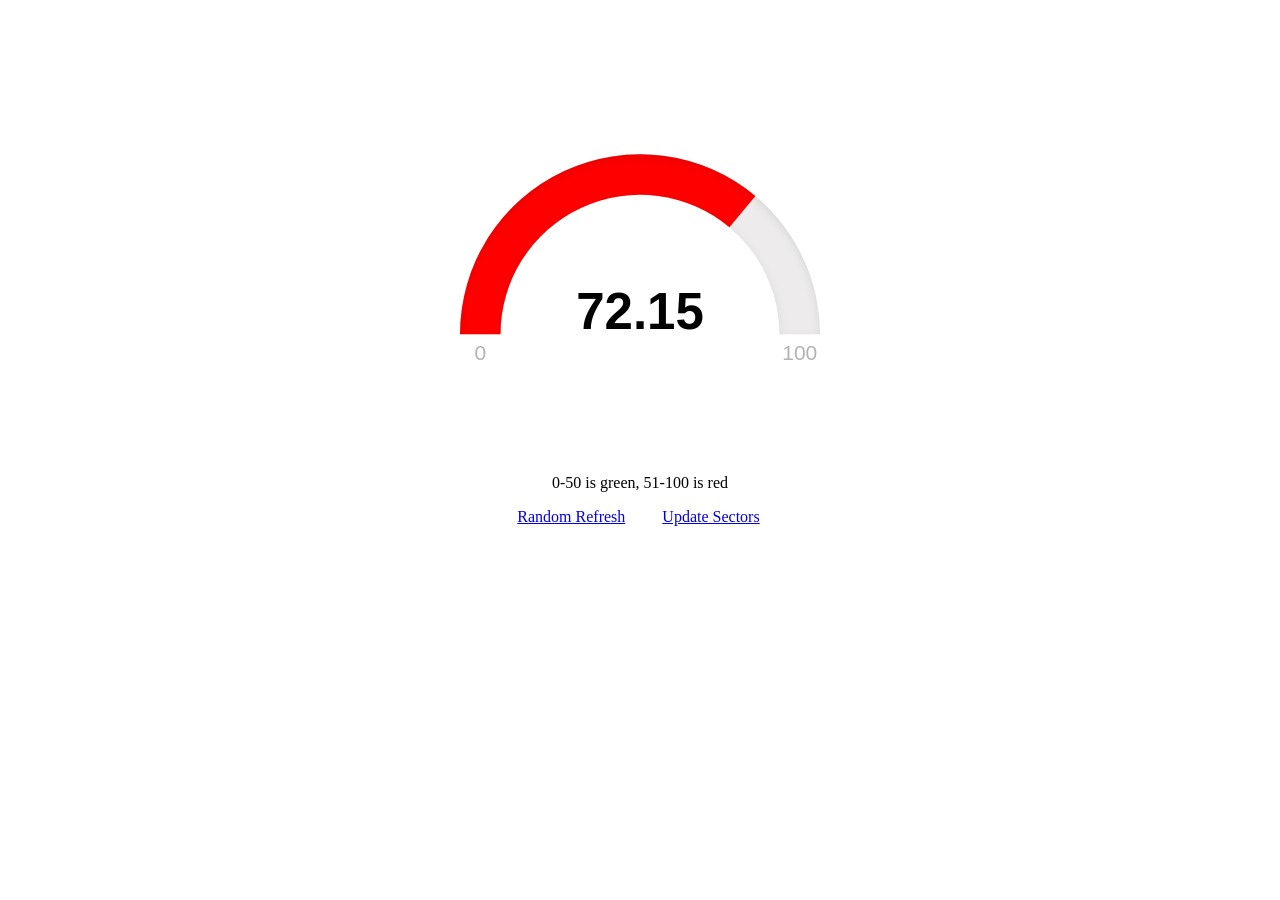
<file: lib/ESPAsyncWebServer-yuboxfixes-0xFEEDC0DE64-cleanup/examples/SmartSwitch/data_src/js_css_src/justgage-1.2.2/examples/custom-sectors.html>
<!doctype html>
<html>

<head>
  <meta charset="utf-8"/>
  <title>Custom Sectors</title>
  <meta name="viewport" content="width=device-width">

  <style>
  .container {
    width: 450px;
    margin: 0 auto;
    text-align: center;
  }

  .gauge {
    width: 450px;
    height: 450px;
  }

  a:link.button,
  a:active.button,
  a:visited.button,
  a:hover.button {
    margin: 30px 5px 0 2px;
    padding: 7px 13px;
  }

  </style>

</head>


<body>

  <div class="container">
    <div id="gg1" class="gauge"></div>
    <p id="gg1_text">0-50 is green, 51-100 is red</p>
    <a href="#" id="gg1_refresh" class="button grey">Random Refresh</a>
    <a href="#" id="gg1_update" class="button grey">Update Sectors</a>
  </div>

  <script src="../raphael-2.1.4.min.js"></script>
  <script src="../justgage.js"></script>
  <script>
  document.addEventListener("DOMContentLoaded", function(event) {
    var gg1 = new JustGage({
      id: "gg1",
      value : 72.15,
      min: 0,
      max: 100,
      decimals: 2,
      gaugeWidthScale: 0.6,
      customSectors: [{
        color : "#00ff00",
        lo : 0,
        hi : 50
      },{
        color : "#ff0000",
        lo : 50,
        hi : 100
      }],
      counter: true
    });

    document.getElementById('gg1_refresh').addEventListener('click', function() {
      gg1.refresh(getRandomInt(0, 100));
    });

    document.getElementById('gg1_update').addEventListener('click', function() {
      gg1.update({
        value: getRandomInt(0, 100),
        customSectors: [{
          color : "#00ff00",
          lo : 0,
          hi : 25
        },{
          color : "#ff0000",
          lo : 25,
          hi : 100
        }]
      });
      document.getElementById('gg1_text').innerHTML = "<b>UPDATE</b>: 0-25 is green, 26-100 is red"
    });
  });
  </script>
</body>
</html>
</file>
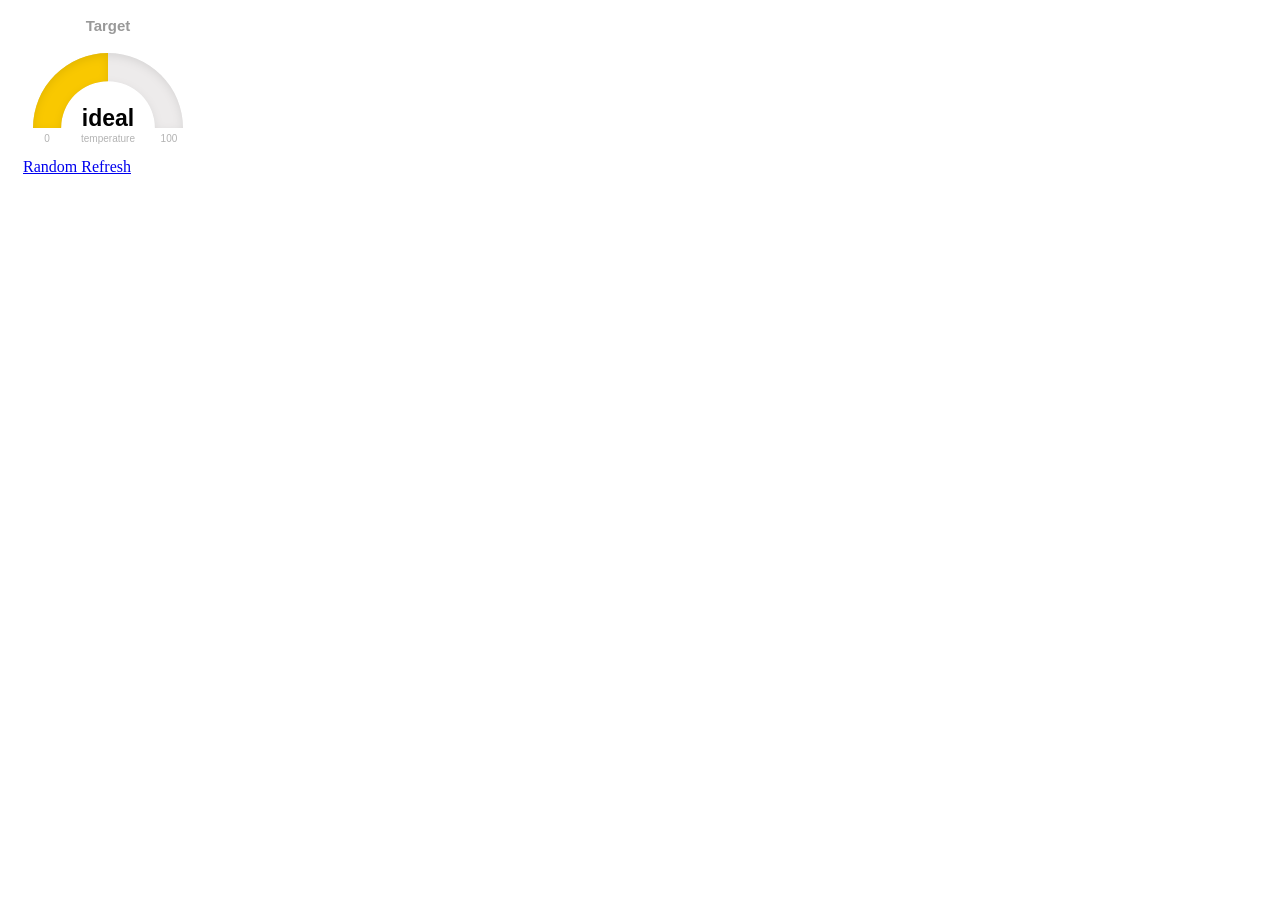
<file: lib/ESPAsyncWebServer-yuboxfixes-0xFEEDC0DE64-cleanup/examples/SmartSwitch/data_src/js_css_src/justgage-1.2.2/examples/custom-value-renderer.html>
<!doctype html>
<html>

<head>
    <meta charset="utf-8" />
    <title>Custom Render Function</title>
    <style>
    .container {
        margin: 0 auto;
        text-align: center;
    }

    .gauge_container {
        text-align: left;
        height: 450px;
        display: inline-block;
        border: 1px solid #ccc;
        margin: 40px 5px 0 5px;
    }

    .gauge {
        width: 300px;
        height: 200px;
        display: inline-block;
        -webkit-transform: translate3d(0, 0, 0);
    }

    .controls {
        text-align: left;
    }

    li {
        padding: 10px 0 0 0;
    }

    li.refresh {
        border-top: 1px solid #eee;
        border-bottom: 1px solid #eee;
        padding-top: 15px;
        padding-bottom: 15px;
    }

    label {
        font-family: Arial;
        display: inline-block;
        width: 65px;
        margin: 0 0 5px 0;
        text-align: right;
        padding: 5px;
        color: #919191;
    }

    input {
        font-weight: bold;
        font-size: 13px;
        padding: 10px;
        border: 1px solid #ccc;
        margin: 5px;
    }

    input[disabled=disabled] {
        font-weight: normal;
        font-size: 11px;
        padding: 0 0 0 10px;
        margin: 0px;
        color: #777777;
        border-color: transparent;
        background: #fff;
    }

    a:link.button,
    a:active.button,
    a:visited.button,
    a:hover.button {
        margin: 0px 5px 0 2px;
        padding: 7px 13px;
    }
    </style>
</head>

<body>
    <div id="gg1" style="width: 200px; height: 150px;"></div>
    <a href="#" id="gg1_refresh" class="button grey">Random Refresh</a>
    <script src="../raphael-2.1.4.min.js"></script>
    <script src="../justgage.js"></script>
    <script>
    document.addEventListener("DOMContentLoaded", function(event) {
        var gg1 = new JustGage({
            id: "gg1",
            value: 50,
            min: 0,
            max: 100,
            title: "Target",
            label: "temperature",
            textRenderer: customValue
        });

        document.getElementById('gg1_refresh').addEventListener('click', function() {
            gg1.refresh(getRandomInt(0, 100));
            return false;
        });

        function customValue(val) {
            if (val < 50) {
                return 'low';
            } else if (val > 50) {
                return 'high';
            } else if (val === 50) {
                return 'ideal';
            }
        }
    });
    </script>
</body>

</html>
</file>
<file: lib/ESPAsyncWebServer-yuboxfixes-0xFEEDC0DE64-cleanup/examples/SmartSwitch/data_src/app.css>
.fpicker{background:#f2f2f2;padding:10px;width:100%;max-width:150px;white-space:nowrap;font-size:32px;font-weight:700;text-align:center}.tpop .fpicker{margin:20px auto 0 auto}.fpicker-h,.fpicker-m{display:inline-block;width:50%}.fpicker input[type=text]{box-sizing:border-box;width:70%;padding:2px;margin:5px 0;border:0;background:#fff;color:#888;text-align:center;font-size:24px}.fpicker-down,.fpicker-up{text-align:center;color:#468c00;cursor:pointer}.fpicker-btn{margin-top:10px}.fpicker-btn input[type=button]{width:50%;padding:10px 0;border:0;background:#468c00;color:#fff;font-size:20px;cursor:pointer}.ncf-container{font-size:14px;box-sizing:border-box;position:fixed;z-index:999999}.ncf-container.nfc-top-left{top:12px;left:12px}.ncf-container.nfc-top-right{top:12px;right:12px}.ncf-container.nfc-bottom-right{bottom:12px;right:12px}.ncf-container.nfc-bottom-left{bottom:12px;left:12px}@media (max-width:350px){.ncf-container{left:0;right:0}}.ncf-container .ncf{background:#fff;transition:.3s ease;position:relative;pointer-events:auto;overflow:hidden;margin:0 0 6px;padding:30px;width:100px;border-radius:3px 3px 3px 3px;box-shadow:0 0 12px #999;color:#000;opacity:.9;background-position:15px!important;background-repeat:no-repeat!important;-webkit-user-select:none;-moz-user-select:none;-ms-user-select:none;user-select:none}.ncf-container .ncf:hover{box-shadow:0 0 12px #000;opacity:1;cursor:pointer}.ncf-container .ncf .ncf-title{font-weight:700;font-size:16px;text-align:left;margin-top:0;margin-bottom:6px;word-wrap:break-word}.ncf-container .ncf .nfc-message{margin:0;text-align:left;word-wrap:break-word}.ncf-container .success{background:#51a351;color:#fff;padding:15px 15px 15px 50px;background-image:url([data-uri])}.ncf-container .info{background:#2f96b4;color:#fff;padding:15px 15px 15px 50px;background-image:url([data-uri])}.ncf-container .warning{background:#f87400;color:#fff;padding:15px 15px 15px 50px;background-image:url([data-uri])}.ncf-container .error{background:#bd362f;color:#fff;padding:15px 15px 15px 50px;background-image:url([data-uri])!important}.ncf-container button{position:relative;right:-.3em;top:-.3em;float:right;font-weight:700;color:#fff;text-shadow:0 1px 0 #fff;opacity:.8;line-height:1;font-size:16px;padding:0;cursor:pointer;background:0 0;border:0}.ncf-container button:hover{opacity:1}.tpop{position:fixed;top:0;left:0;width:100%;height:100vh;background:rgba(0,0,0,.7);transition:all .5s;visibility:hidden;opacity:0}.tpop.show{visibility:visible;opacity:1}.tpicker{background:#f2f2f2;padding:10px;width:100%;max-width:150px;white-space:nowrap;font-size:32px;font-weight:700;text-align:center}.tpop .tpicker{margin:20px auto 0 auto}.tpicker-h,.tpicker-m{display:inline-block;width:50%}.tpicker input[type=text]{box-sizing:border-box;width:70%;padding:10px;margin:5px 0;border:0;background:#fff;color:#888;text-align:center;font-size:24px}.tpicker-down,.tpicker-up{text-align:center;color:#ff853f;cursor:pointer}.tpicker-btn{margin-top:10px}.tpicker-btn input[type=button]{width:50%;padding:10px 0;border:0;background:#a83a0b;color:#fff;font-size:20px;cursor:pointer}
</file>
<file: lib/ESPAsyncWebServer-yuboxfixes-0xFEEDC0DE64-cleanup/examples/SmartSwitch/data_src/js_css_src/styled-notifications/dist/notifications.css>
.ncf-container{font-size:14px;box-sizing:border-box;position:fixed;z-index:999999}.ncf-container.nfc-top-left{top:12px;left:12px}.ncf-container.nfc-top-right{top:12px;right:12px}.ncf-container.nfc-bottom-right{bottom:12px;right:12px}.ncf-container.nfc-bottom-left{bottom:12px;left:12px}@media (max-width:767px){.ncf-container{left:0;right:0}}.ncf-container .ncf{background:#fff;transition:.3s ease;position:relative;pointer-events:auto;overflow:hidden;margin:0 0 6px;padding:30px;width:300px;border-radius:3px 3px 3px 3px;box-shadow:0 0 12px #999;color:#000;opacity:.9;-ms-filter:progid:DXImageTransform.Microsoft.Alpha(Opacity=90);filter:alpha(opacity=90);background-position:15px!important;background-repeat:no-repeat!important;-webkit-user-select:none;-moz-user-select:none;-ms-user-select:none;user-select:none}.ncf-container .ncf:hover{box-shadow:0 0 12px #000;opacity:1;cursor:pointer}.ncf-container .ncf .ncf-title{font-weight:700;font-size:16px;text-align:left;margin-top:0;margin-bottom:6px;word-wrap:break-word}.ncf-container .ncf .nfc-message{margin:0;text-align:left;word-wrap:break-word}.ncf-container .success{background:#51a351;color:#fff;padding:15px 15px 15px 50px;background-image:url("[data-uri]")}.ncf-container .info{background:#2f96b4;color:#fff;padding:15px 15px 15px 50px;background-image:url("[data-uri]")}.ncf-container .warning{background:#f87400;color:#fff;padding:15px 15px 15px 50px;background-image:url("[data-uri]")}.ncf-container .error{background:#bd362f;color:#fff;padding:15px 15px 15px 50px;background-image:url("[data-uri]")!important}.ncf-container button{position:relative;right:-.3em;top:-.3em;float:right;font-weight:700;color:#fff;text-shadow:0 1px 0 #fff;opacity:.8;line-height:1;font-size:16px;padding:0;cursor:pointer;background:transparent;border:0}.ncf-container button:hover{opacity:1}
</file>
<file: lib/ESPAsyncWebServer-yuboxfixes-0xFEEDC0DE64-cleanup/examples/SmartSwitch/data_src/js_css_src/js-time-picker/tpick-light.css>
/* [CONTAINER] */
.tpicker {
  background: #f2f2f2;
  padding: 10px;
  width: 100%;
  max-width: 320px;
  white-space: nowrap;
  font-size: 32px;
  font-weight: bold;
  text-align: center;
}

/* [HR + MIN + AM/PM] */
.tpicker-h, .tpicker-m, .tpicker-ap {
  display: inline-block;
  width: 30%;
}
.tpicker input[type=text] {
  box-sizing: border-box;
  width: 70%;
  padding: 10px;
  margin: 5px 0;
  border: 0;
  background: #fff;
  color: #888;
  text-align: center;
  font-size: 28px;
}
.tpicker-up, .tpicker-down {
  text-align: center;
  color: #ff853f;
  cursor: pointer;
}

/* [CANCEL + OK BUTTON] */
.tpicker-btn {
  margin-top: 10px;
}
.tpicker-btn input[type=button] {
  width: 50%;
  padding: 10px 0;
  border: 0;
  background: #a83a0b;
  color: #fff;
  font-size: 20px;
  cursor: pointer;
}
</file>
<file: lib/ESPAsyncWebServer-yuboxfixes-0xFEEDC0DE64-cleanup/examples/SmartSwitch/data_src/js_css_src/js-time-picker/tpick-light-pop.css>
/* [CONTAINER] */
.tpop {
  position: fixed;
  top: 0;
  left: 0;
  width: 100%;
  height: 100vh;
  background: rgba(0, 0, 0, 0.7);
  transition: all 0.5s;
  visibility: hidden;
  opacity: 0;
}
.tpop.show {
  visibility: visible;
  opacity: 1;
}
.tpicker {
  background: #f2f2f2;
  padding: 10px;
  width: 100%;
  max-width: 320px;
  white-space: nowrap;
  font-size: 32px;
  font-weight: bold;
  text-align: center;
}
.tpop .tpicker {
  margin: 20px auto 0 auto;
}

/* [HR + MIN + AM/PM] */
.tpicker-h, .tpicker-m, .tpicker-ap {
  display: inline-block;
  width: 30%;
}
.tpicker input[type=text] {
  box-sizing: border-box;
  width: 70%;
  padding: 10px;
  margin: 5px 0;
  border: 0;
  background: #fff;
  color: #888;
  text-align: center;
  font-size: 28px;
}
.tpicker-up, .tpicker-down {
  text-align: center;
  color: #ff853f;
  cursor: pointer;
}

/* [CANCEL + OK BUTTON] */
.tpicker-btn {
  margin-top: 10px;
}
.tpicker-btn input[type=button] {
  width: 50%;
  padding: 10px 0;
  border: 0;
  background: #a83a0b;
  color: #fff;
  font-size: 20px;
  cursor: pointer;
}
</file>
